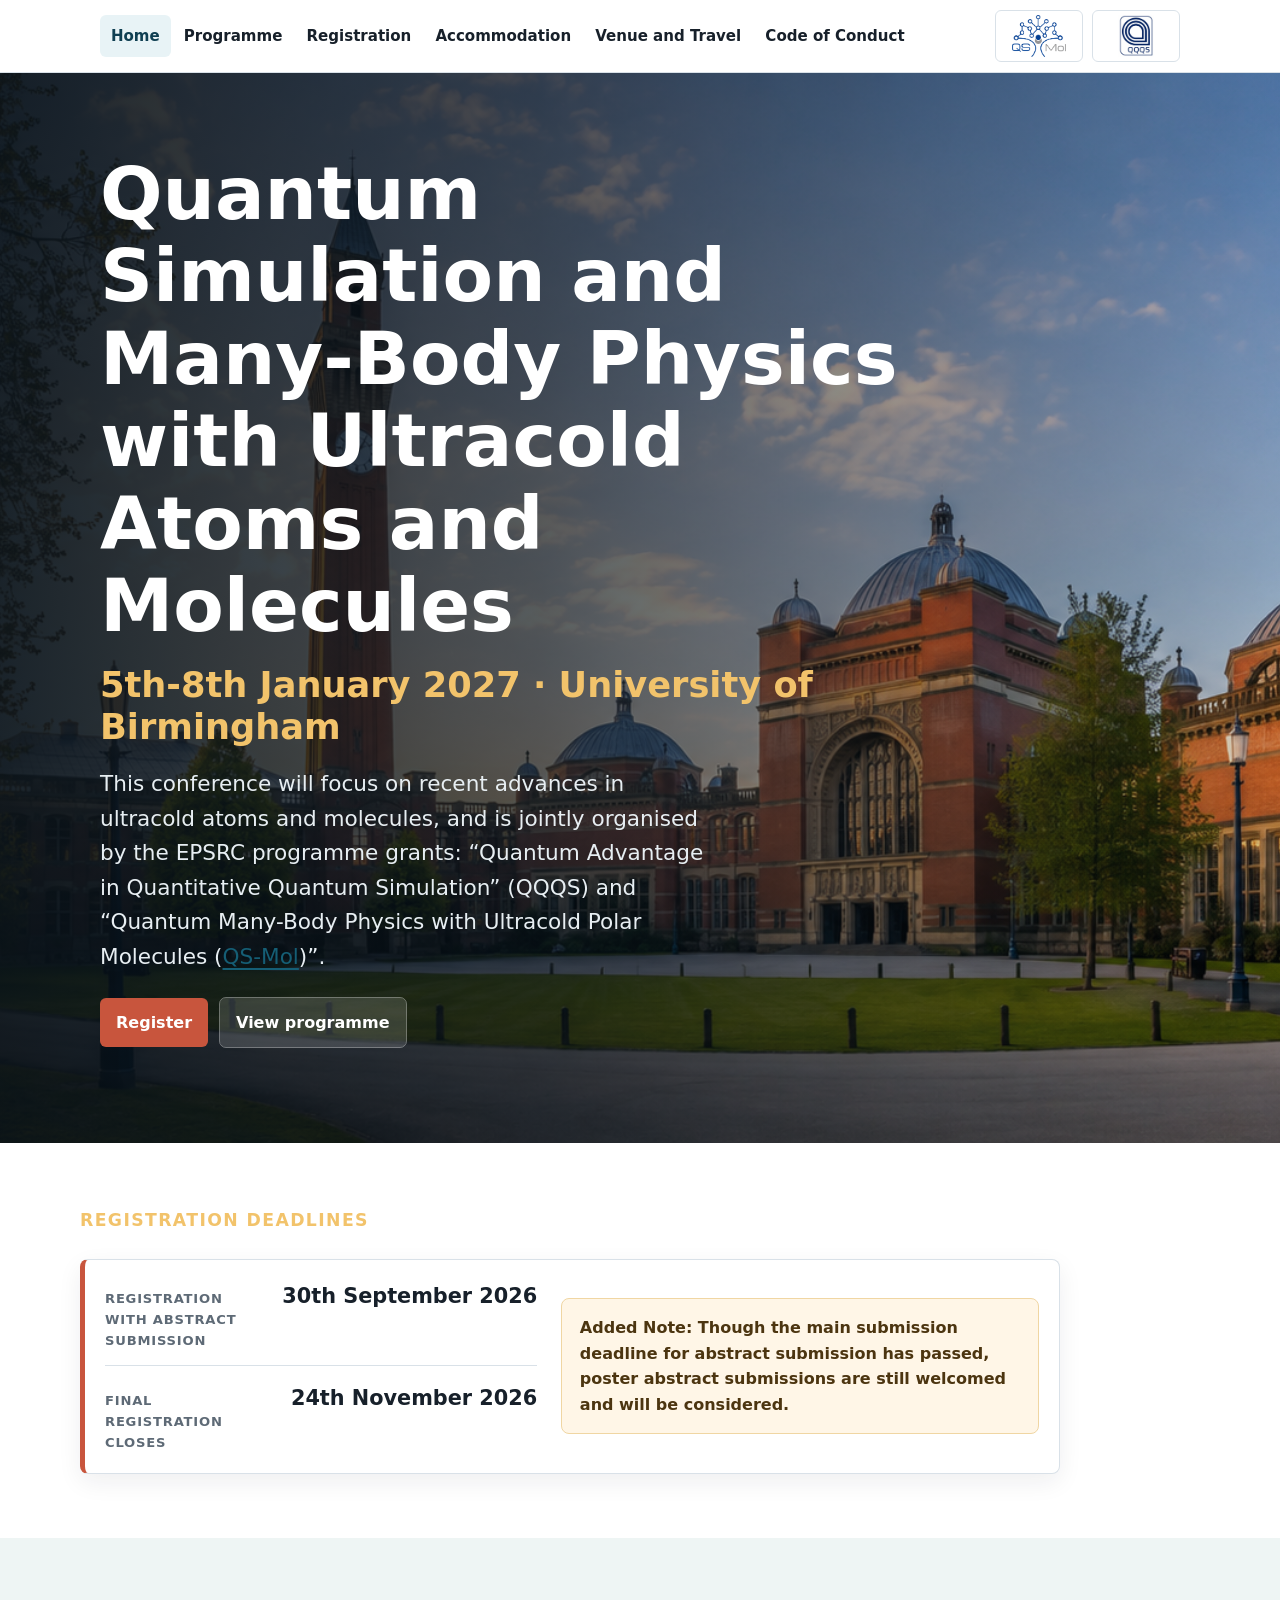
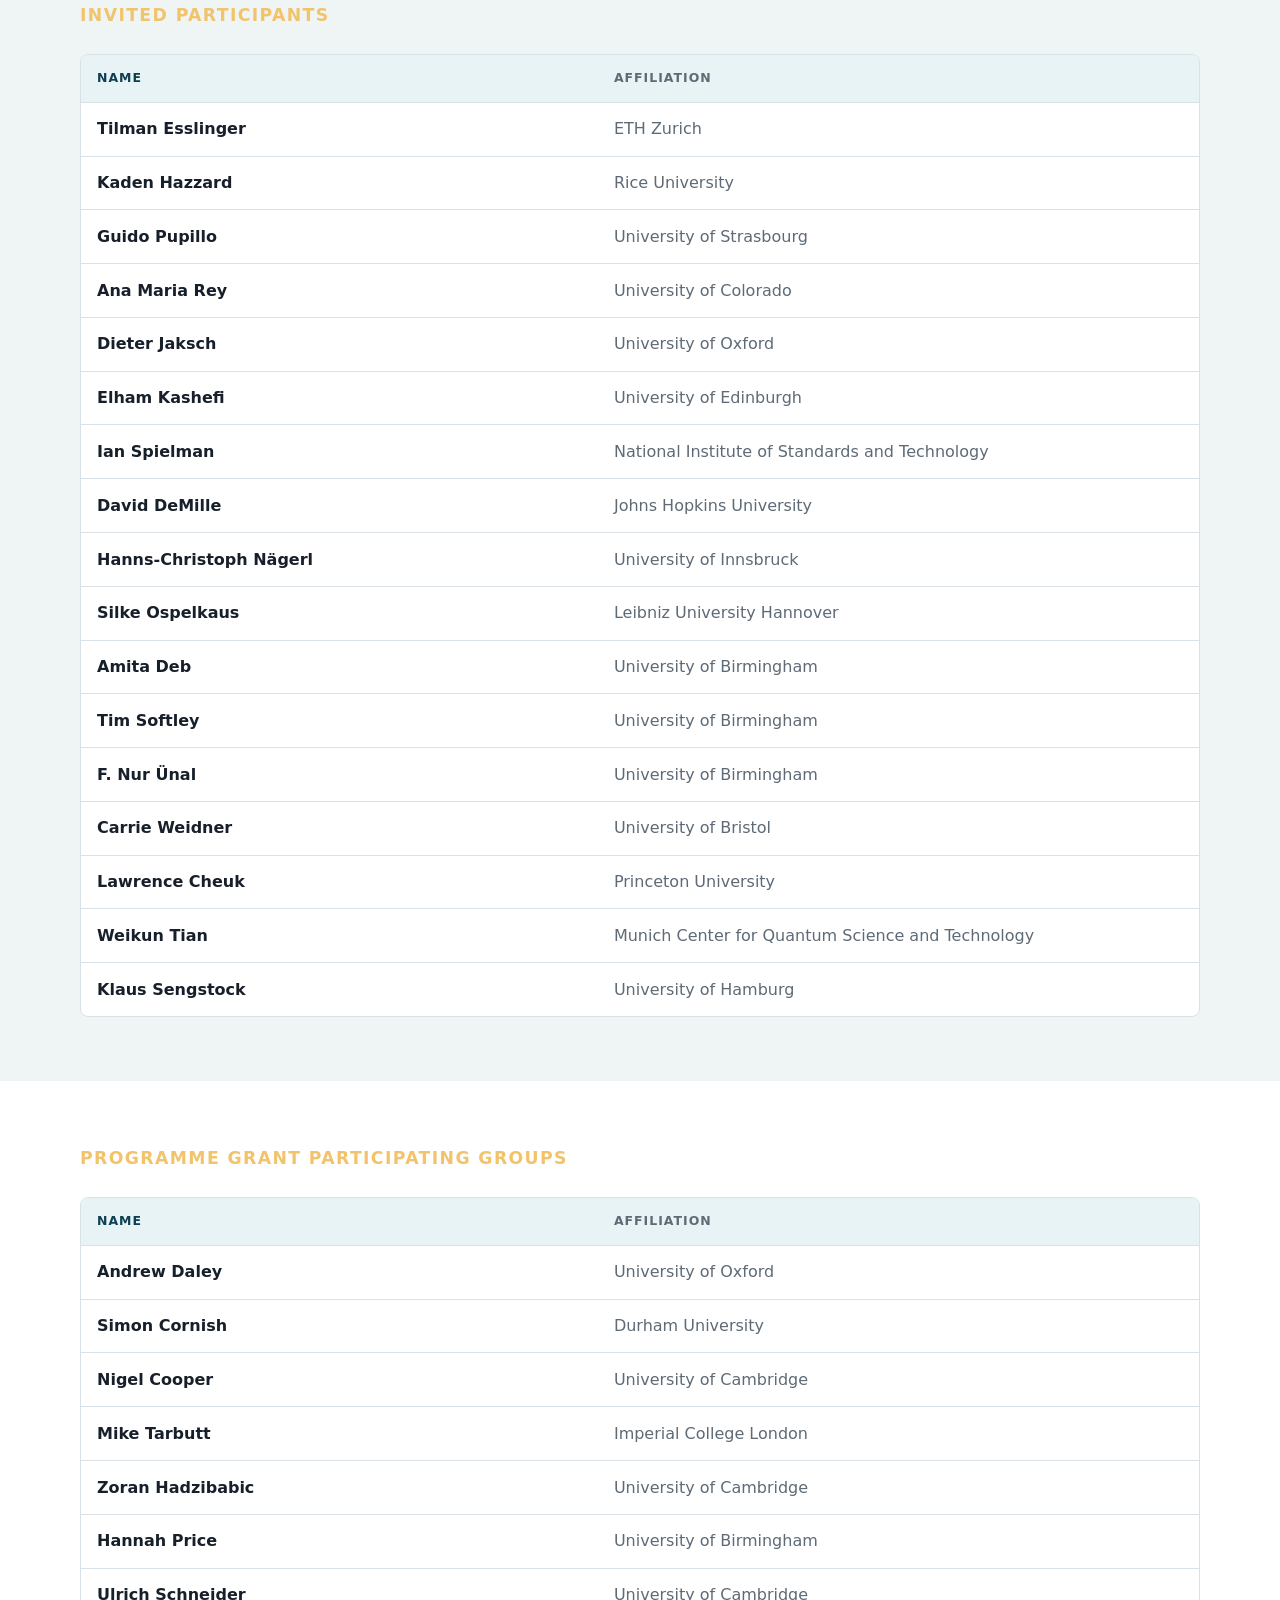
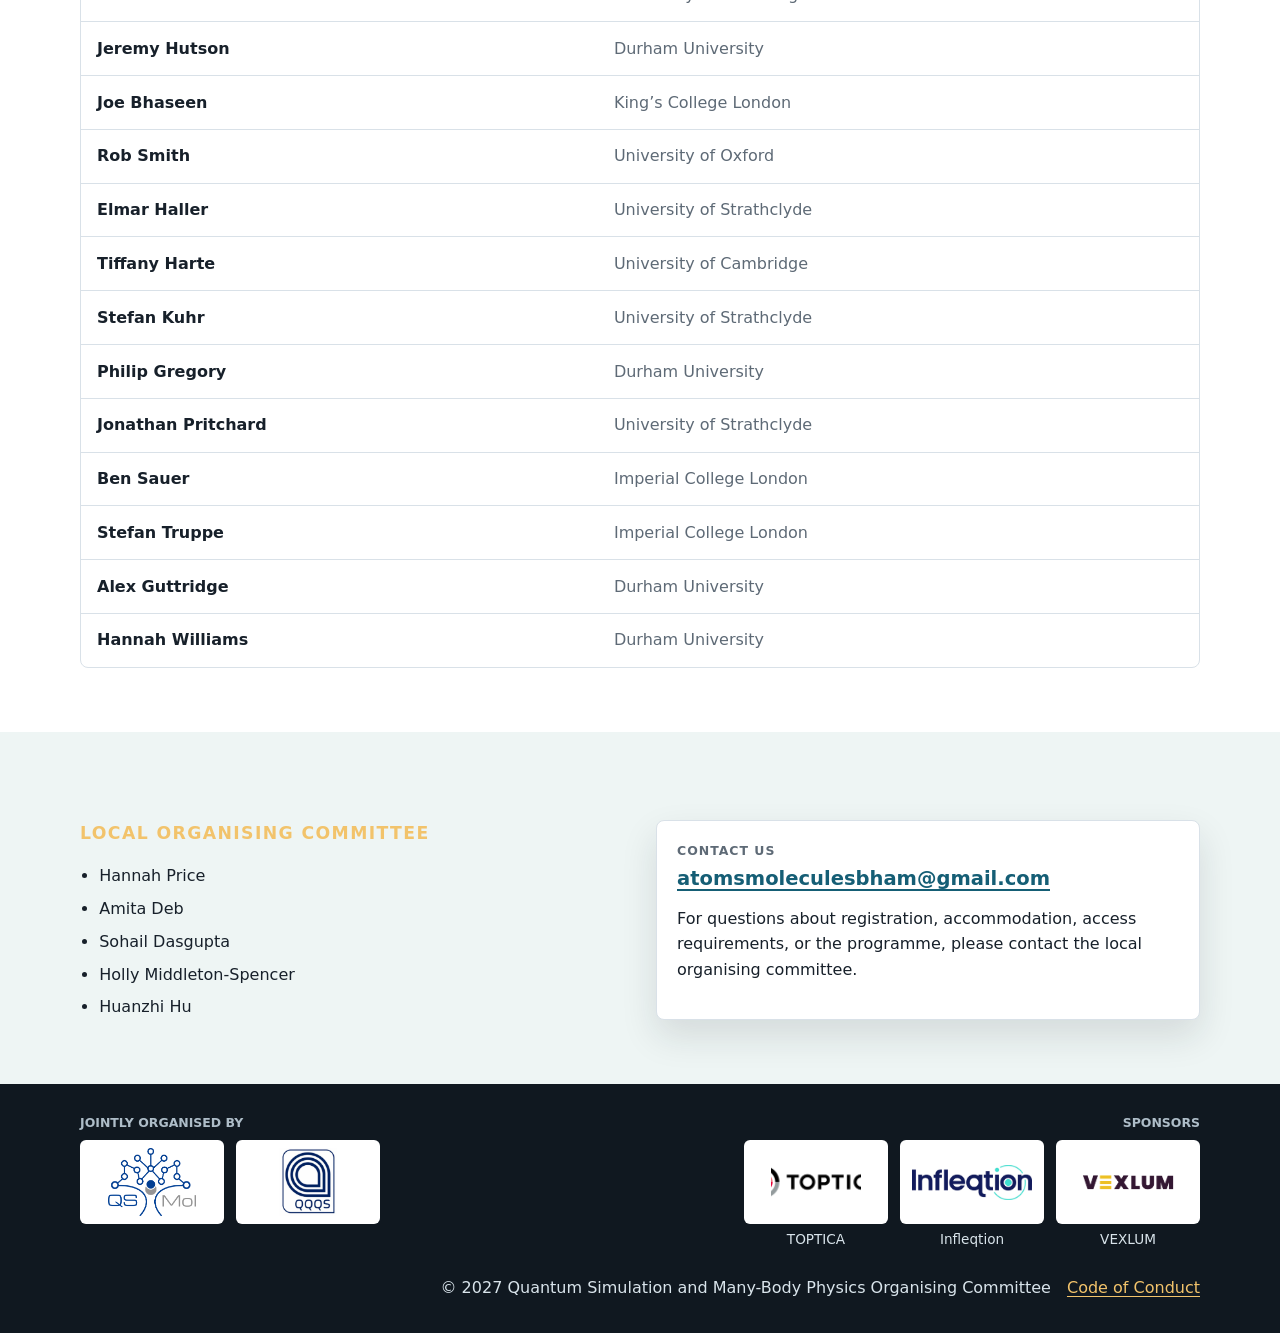
<file: index.html>
<!doctype html>
<html lang="en">
  <head>
    <meta charset="utf-8">
    <meta name="viewport" content="width=device-width, initial-scale=1">
    <title>Quantum Simulation and Many-Body Physics with Ultracold Atoms and Molecules</title>
    <meta name="description" content="Quantum Simulation and Many-Body Physics with Ultracold Atoms and Molecules, 5th-8th January 2027.">
    <link rel="stylesheet" href="assets/css/styles.css">
  </head>
  <body data-page="home">
    <a class="skip-link" href="#main">Skip to content</a>
    <header class="site-header">
      <div class="site-header__inner">
        <div class="header-logos" aria-label="Programme grant logos">
          <a class="header-logo-link" href="https://www.qsmol.uk/" aria-label="QS-Mol website">
            <img src="assets/images/QSMol_logo.png" alt="QS-Mol logo">
          </a>
          <div class="header-logo-link" aria-label="QQQS">
            <img src="assets/images/qqqs_logo.webp" alt="QQQS logo">
          </div>
        </div>
        <nav class="site-nav" aria-label="Main navigation">
          <button class="menu-toggle" type="button" aria-expanded="false">
            <span class="menu-toggle__icon" aria-hidden="true"><span></span><span></span><span></span></span>
            Menu
          </button>
          <ul class="site-nav__list">
            <li><a href="index.html" data-nav="home">Home</a></li>
            <li><a href="programme.html" data-nav="programme">Programme</a></li>
            <li><a href="registration.html" data-nav="registration">Registration</a></li>
            <li><a href="accommodation.html" data-nav="accommodation">Accommodation</a></li>
            <li><a href="venue-travel.html" data-nav="venue">Venue and Travel</a></li>
            <li><a href="code-of-conduct.html" data-nav="conduct">Code of Conduct</a></li>
          </ul>
        </nav>
      </div>
    </header>

    <main id="main" class="main">
      <section class="hero">
        <div class="hero__inner">
          <div class="hero__content">
            <h1>Quantum Simulation and Many-Body Physics with Ultracold Atoms and Molecules <span class="headline-detail">5th-8th January 2027 · University of Birmingham</span></h1>
            <p class="hero__lead">This conference will focus on recent advances in ultracold atoms and molecules, and is jointly organised by the EPSRC programme grants: “Quantum Advantage in Quantitative Quantum Simulation” (QQQS) and “Quantum Many-Body Physics with Ultracold Polar Molecules (<a href="https://www.qsmol.uk/">QS-Mol</a>)”.</p>
            <div class="button-row">
              <a class="button button--primary" href="registration.html">Register</a>
              <a class="button button--secondary" href="programme.html">View programme</a>
            </div>
          </div>
        </div>
      </section>

      <section class="section section--white">
        <div class="section__inner">
          <p class="kicker">Registration Deadlines</p>
          <div class="deadline-box">
            <dl class="deadline-list">
              <div>
                <dt>Registration with abstract submission</dt>
                <dd>30th September 2026</dd>
              </div>
              <div>
                <dt>Final registration closes</dt>
                <dd>24th November 2026</dd>
              </div>
            </dl>
            <div class="deadline-note">
               <p> <strong>Added Note: Though the main submission deadline for abstract submission has passed, poster abstract submissions are still welcomed and will be considered.</strong> </p>
            </div>
          </div>
        </div>
      </section>

      <section class="section section--tint">
        <div class="section__inner">
          <p class="kicker">Invited Participants</p>
          <div class="name-affiliation-list">
            <div class="name-affiliation-row name-affiliation-row--head">
              <span>Name</span>
              <span>Affiliation</span>
            </div>
            <div class="name-affiliation-row">
              <span>Tilman Esslinger</span>
              <span>ETH Zurich</span>
            </div>
            <div class="name-affiliation-row">
              <span>Kaden Hazzard</span>
              <span>Rice University</span>
            </div>
            <div class="name-affiliation-row">
              <span>Guido Pupillo</span>
              <span>University of Strasbourg</span>
            </div>
            <div class="name-affiliation-row">
              <span>Ana Maria Rey</span>
              <span>University of Colorado</span>
            </div>
            <div class="name-affiliation-row">
              <span>Dieter Jaksch</span>
              <span>University of Oxford</span>
            </div>
            <div class="name-affiliation-row">
              <span>Elham Kashefi</span>
              <span>University of Edinburgh</span>
            </div>
            <div class="name-affiliation-row">
              <span>Ian Spielman</span>
              <span>National Institute of Standards and Technology</span>
            </div>
            <div class="name-affiliation-row">
              <span>David DeMille</span>
              <span>Johns Hopkins University</span>
            </div>
            <div class="name-affiliation-row">
              <span>Hanns-Christoph Nägerl</span>
              <span>University of Innsbruck</span>
            </div>
            <div class="name-affiliation-row">
              <span>Silke Ospelkaus</span>
              <span>Leibniz University Hannover</span>
            </div>
            <div class="name-affiliation-row">
              <span>Amita Deb</span>
              <span>University of Birmingham</span>
            </div>
            <div class="name-affiliation-row">
              <span>Tim Softley</span>
              <span>University of Birmingham</span>
            </div>
            <div class="name-affiliation-row">
              <span>F. Nur Ünal</span>
              <span>University of Birmingham</span>
            </div>
            <div class="name-affiliation-row">
              <span>Carrie Weidner</span>
              <span>University of Bristol</span>
            </div>
            <div class="name-affiliation-row">
              <span>Lawrence Cheuk</span>
              <span>Princeton University</span>
            </div>
            <div class="name-affiliation-row">
              <span>Weikun Tian</span>
              <span>Munich Center for Quantum Science and Technology</span>
            </div>
            <div class="name-affiliation-row">
              <span>Klaus Sengstock</span>
              <span>University of Hamburg</span>
            </div>
          </div>
        </div>
      </section>

      <section class="section section--white">
        <div class="section__inner">
          <p class="kicker">Programme Grant Participating Groups</p>
          <div class="name-affiliation-list">
            <div class="name-affiliation-row name-affiliation-row--head">
              <span>Name</span>
              <span>Affiliation</span>
            </div>
            <div class="name-affiliation-row">
              <span>Andrew Daley</span>
              <span>University of Oxford</span>
            </div>
            <div class="name-affiliation-row">
              <span>Simon Cornish</span>
              <span>Durham University</span>
            </div>
            <div class="name-affiliation-row">
              <span>Nigel Cooper</span>
              <span>University of Cambridge</span>
            </div>
            <div class="name-affiliation-row">
              <span>Mike Tarbutt</span>
              <span>Imperial College London</span>
            </div>
            <div class="name-affiliation-row">
              <span>Zoran Hadzibabic</span>
              <span>University of Cambridge</span>
            </div>
            <div class="name-affiliation-row">
              <span>Hannah Price</span>
              <span>University of Birmingham</span>
            </div>
            <div class="name-affiliation-row">
              <span>Ulrich Schneider</span>
              <span>University of Cambridge</span>
            </div>
            <div class="name-affiliation-row">
              <span>Jeremy Hutson</span>
              <span>Durham University</span>
            </div>
            <div class="name-affiliation-row">
              <span>Joe Bhaseen</span>
              <span>King’s College London</span>
            </div>
            <div class="name-affiliation-row">
              <span>Rob Smith</span>
              <span>University of Oxford</span>
            </div>
            <div class="name-affiliation-row">
              <span>Elmar Haller</span>
              <span>University of Strathclyde</span>
            </div>
            <div class="name-affiliation-row">
              <span>Tiffany Harte</span>
              <span>University of Cambridge</span>
            </div>
            <div class="name-affiliation-row">
              <span>Stefan Kuhr</span>
              <span>University of Strathclyde</span>
            </div>
            <div class="name-affiliation-row">
              <span>Philip Gregory</span>
              <span>Durham University</span>
            </div>
            <div class="name-affiliation-row">
              <span>Jonathan Pritchard</span>
              <span>University of Strathclyde</span>
            </div>
            <div class="name-affiliation-row">
              <span>Ben Sauer</span>
              <span>Imperial College London</span>
            </div>
            <div class="name-affiliation-row">
              <span>Stefan Truppe</span>
              <span>Imperial College London</span>
            </div>
            <div class="name-affiliation-row">
              <span>Alex Guttridge</span>
              <span>Durham University</span>
            </div>
            <div class="name-affiliation-row">
              <span>Hannah Williams</span>
              <span>Durham University</span>
            </div>
          </div>
        </div>
      </section>

      <section class="section section--tint">
        <div class="section__inner two-column">
          <div>
            <p class="kicker">Local Organising Committee</p>
            <ul class="plain-list">
              <li>Hannah Price</li>
              <li>Amita Deb</li>
              <li>Sohail Dasgupta</li>
              <li>Holly Middleton-Spencer</li>
              <li>Huanzhi Hu</li>
            </ul>
          </div>
          <div class="meta-panel">
            <p class="eyebrow">Contact us</p>
            <h3><a href="mailto:atomsmoleculesbham@gmail.com">atomsmoleculesbham@gmail.com</a></h3>
            <p>For questions about registration, accommodation, access requirements, or the programme, please contact the local organising committee.</p>
          </div>
        </div>
      </section>
    </main>

    <footer class="footer">
      <div class="footer__inner">
        <section class="footer__partners" aria-labelledby="grants-title">
          <h2 id="grants-title">Jointly organised by</h2>
          <ul class="footer__logos footer__logos--grants">
            <li><a class="footer__logo-tile" href="https://www.qsmol.uk/"><img src="assets/images/QSMol_logo.png" alt="QS-Mol"></a></li>
            <li><span class="footer__logo-tile"><img src="assets/images/qqqs_logo.webp" alt="QQQS"></span></li>
          </ul>
        </section>
        <section class="footer__partners" aria-labelledby="sponsors-title">
          <h2 id="sponsors-title">Sponsors</h2>
          <ul class="footer__logos">
            <li><span class="footer__logo-tile"><img src="assets/images/TOPTICA-logo-black-rgb.png" alt=""></span>TOPTICA</li>
            <li><span class="footer__logo-tile"><img src="assets/images/infleqtion.jpg" alt=""></span>Infleqtion</li>
            <li><span class="footer__logo-tile"><img src="assets/images/vexlum_logo_rgb.png" alt=""></span>VEXLUM</li>
          </ul>
        </section>
        <div class="footer__text">
          <p>&copy; 2027 Quantum Simulation and Many-Body Physics Organising Committee</p>
          <p><a href="code-of-conduct.html">Code of Conduct</a></p>
        </div>
      </div>
    </footer>
    <script src="assets/js/site.js"></script>
  </body>
</html>
</file>
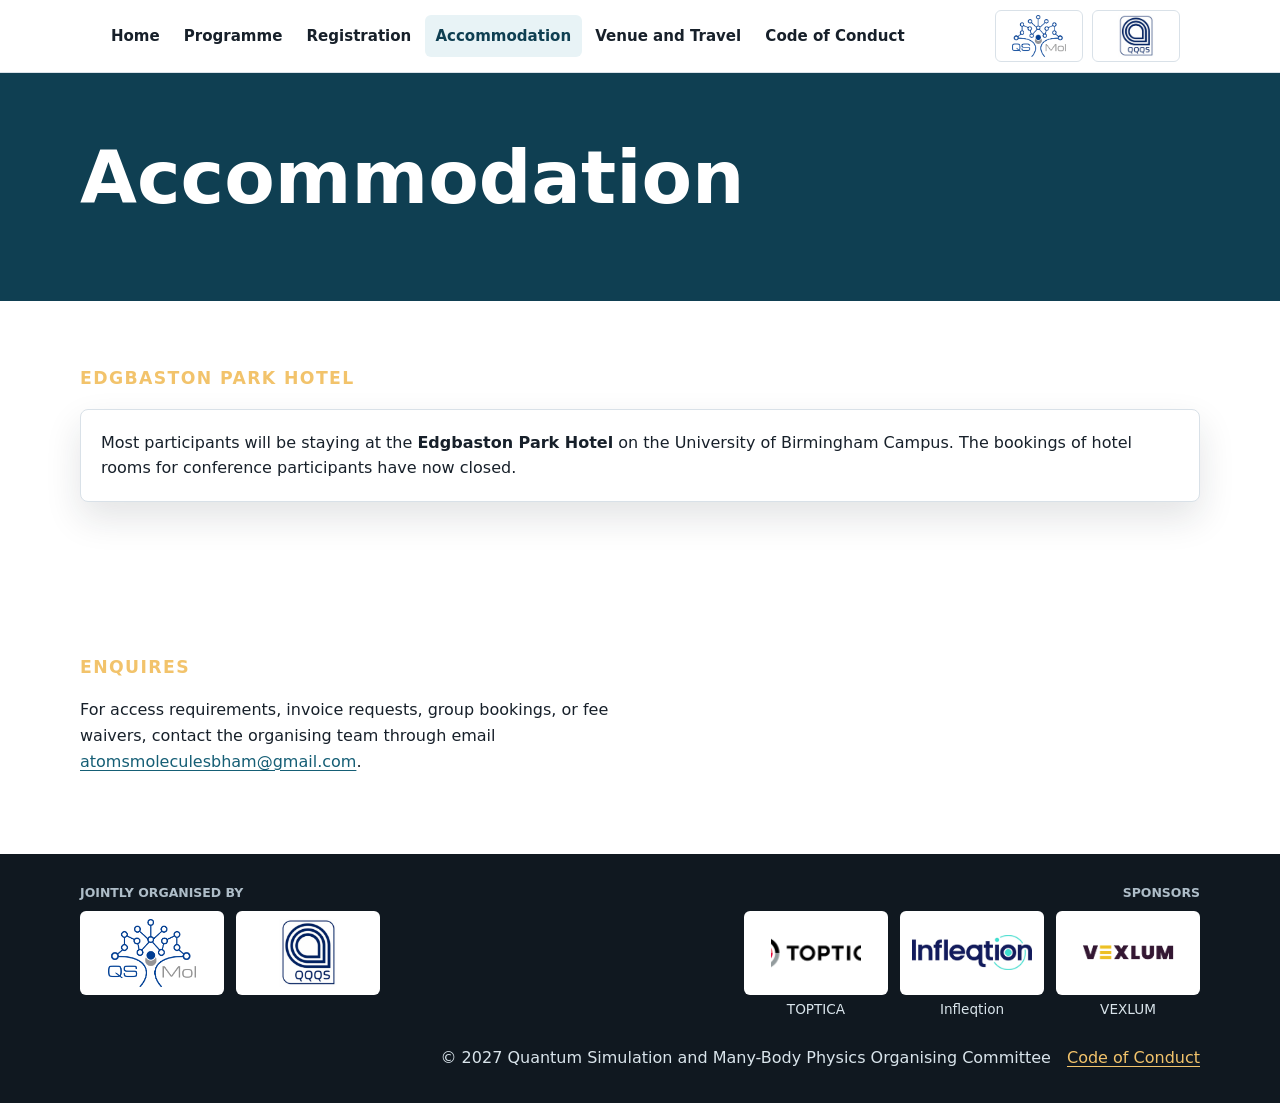
<file: accommodation.html>
<!doctype html>
<html lang="en">
  <head>
    <meta charset="utf-8">
    <meta name="viewport" content="width=device-width, initial-scale=1">
    <title>Accommodation · Quantum Simulation and Many-Body Physics with Ultracold Atoms and Molecules</title>
    <meta name="description" content="Accommodation options for Quantum Simulation and Many-Body Physics with Ultracold Atoms and Molecules.">
    <link rel="stylesheet" href="assets/css/styles.css">
  </head>
  <body data-page="accommodation">
    <a class="skip-link" href="#main">Skip to content</a>
    <header class="site-header">
      <div class="site-header__inner">
        <div class="header-logos" aria-label="Programme grant logos">
          <a class="header-logo-link" href="https://www.qsmol.uk/" aria-label="QS-Mol website">
            <img src="assets/images/QSMol_logo.png" alt="QS-Mol logo">
          </a>
          <div class="header-logo-link" aria-label="QQQS">
            <img src="assets/images/qqqs_logo.webp" alt="QQQS logo">
          </div>
        </div>
        <nav class="site-nav" aria-label="Main navigation">
          <button class="menu-toggle" type="button" aria-expanded="false">
            <span class="menu-toggle__icon" aria-hidden="true"><span></span><span></span><span></span></span>
            Menu
          </button>
          <ul class="site-nav__list">
            <li><a href="index.html" data-nav="home">Home</a></li>
            <li><a href="programme.html" data-nav="programme">Programme</a></li>
            <li><a href="registration.html" data-nav="registration">Registration</a></li>
            <li><a href="accommodation.html" data-nav="accommodation">Accommodation</a></li>
            <li><a href="venue-travel.html" data-nav="venue">Venue and Travel</a></li>
            <li><a href="code-of-conduct.html" data-nav="conduct">Code of Conduct</a></li>
          </ul>
        </nav>
      </div>
    </header>

    <main id="main">
      <section class="page-hero">
        <div class="page-hero__inner">
          <h1>Accommodation</h1>
        </div>
      </section>

      <section class="section section--white">
        <div class="section__inner">
          <p class="kicker">Edgbaston Park Hotel</p>
          <div class="meta-panel accommodation-panel">
            <p>Most participants will be staying at the <strong>Edgbaston Park Hotel</strong> on the University of Birmingham Campus. The bookings of hotel rooms for conference participants have now closed.</p>
          </div>
        </div>
      </section>
    </main>

          <section class="section section--white">
        <div class="section__inner two-column">
          <div>
            <p class="kicker">Enquires</p>
            <p>For access requirements, invoice requests, group bookings, or fee waivers, contact the organising team through email <a href="mailto:atomsmoleculesbham@gmail.com">atomsmoleculesbham@gmail.com</a>.</p>
          </div>
        </div>
      </section>
    </main>

    <footer class="footer">
      <div class="footer__inner">
        <section class="footer__partners" aria-labelledby="grants-title">
          <h2 id="grants-title">Jointly organised by</h2>
          <ul class="footer__logos footer__logos--grants">
            <li><a class="footer__logo-tile" href="https://www.qsmol.uk/"><img src="assets/images/QSMol_logo.png" alt="QS-Mol"></a></li>
            <li><span class="footer__logo-tile"><img src="assets/images/qqqs_logo.webp" alt="QQQS"></span></li>
          </ul>
        </section>
        <section class="footer__partners" aria-labelledby="sponsors-title">
          <h2 id="sponsors-title">Sponsors</h2>
          <ul class="footer__logos">
            <li><span class="footer__logo-tile"><img src="assets/images/TOPTICA-logo-black-rgb.png" alt=""></span>TOPTICA</li>
            <li><span class="footer__logo-tile"><img src="assets/images/infleqtion.jpg" alt=""></span>Infleqtion</li>
            <li><span class="footer__logo-tile"><img src="assets/images/vexlum_logo_rgb.png" alt=""></span>VEXLUM</li>
          </ul>
        </section>
        <div class="footer__text">
          <p>&copy; 2027 Quantum Simulation and Many-Body Physics Organising Committee</p>
          <p><a href="code-of-conduct.html">Code of Conduct</a></p>
        </div>
      </div>
    </footer>
    <script src="assets/js/site.js"></script>
  </body>
</html>
</file>
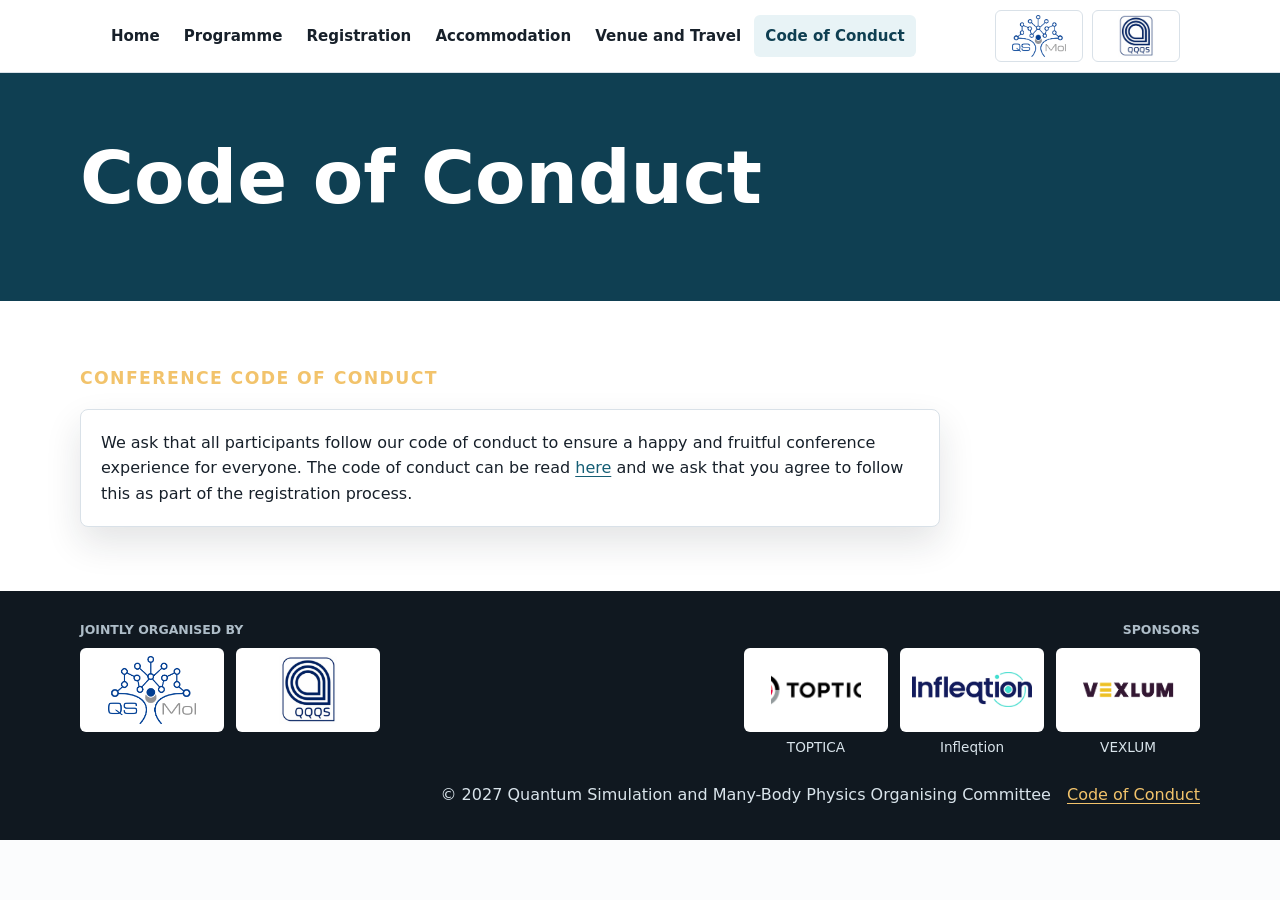
<file: code-of-conduct.html>
<!doctype html>
<html lang="en">
  <head>
    <meta charset="utf-8">
    <meta name="viewport" content="width=device-width, initial-scale=1">
    <title>Code of Conduct · Quantum Simulation and Many-Body Physics with Ultracold Atoms and Molecules</title>
    <meta name="description" content="Code of Conduct for Quantum Simulation and Many-Body Physics with Ultracold Atoms and Molecules.">
    <link rel="stylesheet" href="assets/css/styles.css">
  </head>
  <body data-page="conduct">
    <a class="skip-link" href="#main">Skip to content</a>
    <header class="site-header">
      <div class="site-header__inner">
        <div class="header-logos" aria-label="Programme grant logos">
          <a class="header-logo-link" href="https://www.qsmol.uk/" aria-label="QS-Mol website">
            <img src="assets/images/QSMol_logo.png" alt="QS-Mol logo">
          </a>
          <div class="header-logo-link" aria-label="QQQS">
            <img src="assets/images/qqqs_logo.webp" alt="QQQS logo">
          </div>
        </div>
        <nav class="site-nav" aria-label="Main navigation">
          <button class="menu-toggle" type="button" aria-expanded="false">
            <span class="menu-toggle__icon" aria-hidden="true"><span></span><span></span><span></span></span>
            Menu
          </button>
          <ul class="site-nav__list">
            <li><a href="index.html" data-nav="home">Home</a></li>
            <li><a href="programme.html" data-nav="programme">Programme</a></li>
            <li><a href="registration.html" data-nav="registration">Registration</a></li>
            <li><a href="accommodation.html" data-nav="accommodation">Accommodation</a></li>
            <li><a href="venue-travel.html" data-nav="venue">Venue and Travel</a></li>
            <li><a href="code-of-conduct.html" data-nav="conduct">Code of Conduct</a></li>
          </ul>
        </nav>
      </div>
    </header>

    <main id="main">
      <section class="page-hero">
        <div class="page-hero__inner">
          <h1>Code of Conduct</h1>
        </div>
      </section>

      <section class="section section--white">
        <div class="section__inner">
          <p class="kicker">Conference Code of Conduct</p>
          <div class="meta-panel conduct-panel">
            <p>We ask that all participants follow our code of conduct to ensure a happy and fruitful conference experience for everyone. The code of conduct can be read <a href="Code%20of%20Conduct.pdf">here</a> and we ask that you agree to follow this as part of the registration process.</p>
          </div>
        </div>
      </section>
    </main>

    <footer class="footer">
      <div class="footer__inner">
        <section class="footer__partners" aria-labelledby="grants-title">
          <h2 id="grants-title">Jointly organised by</h2>
          <ul class="footer__logos footer__logos--grants">
            <li><a class="footer__logo-tile" href="https://www.qsmol.uk/"><img src="assets/images/QSMol_logo.png" alt="QS-Mol"></a></li>
            <li><span class="footer__logo-tile"><img src="assets/images/qqqs_logo.webp" alt="QQQS"></span></li>
          </ul>
        </section>
        <section class="footer__partners" aria-labelledby="sponsors-title">
          <h2 id="sponsors-title">Sponsors</h2>
          <ul class="footer__logos">
            <li><span class="footer__logo-tile"><img src="assets/images/TOPTICA-logo-black-rgb.png" alt=""></span>TOPTICA</li>
            <li><span class="footer__logo-tile"><img src="assets/images/infleqtion.jpg" alt=""></span>Infleqtion</li>
            <li><span class="footer__logo-tile"><img src="assets/images/vexlum_logo_rgb.png" alt=""></span>VEXLUM</li>
          </ul>
        </section>
        <div class="footer__text">
          <p>&copy; 2027 Quantum Simulation and Many-Body Physics Organising Committee</p>
          <p><a href="code-of-conduct.html">Code of Conduct</a></p>
        </div>
      </div>
    </footer>
    <script src="assets/js/site.js"></script>
  </body>
</html>
</file>
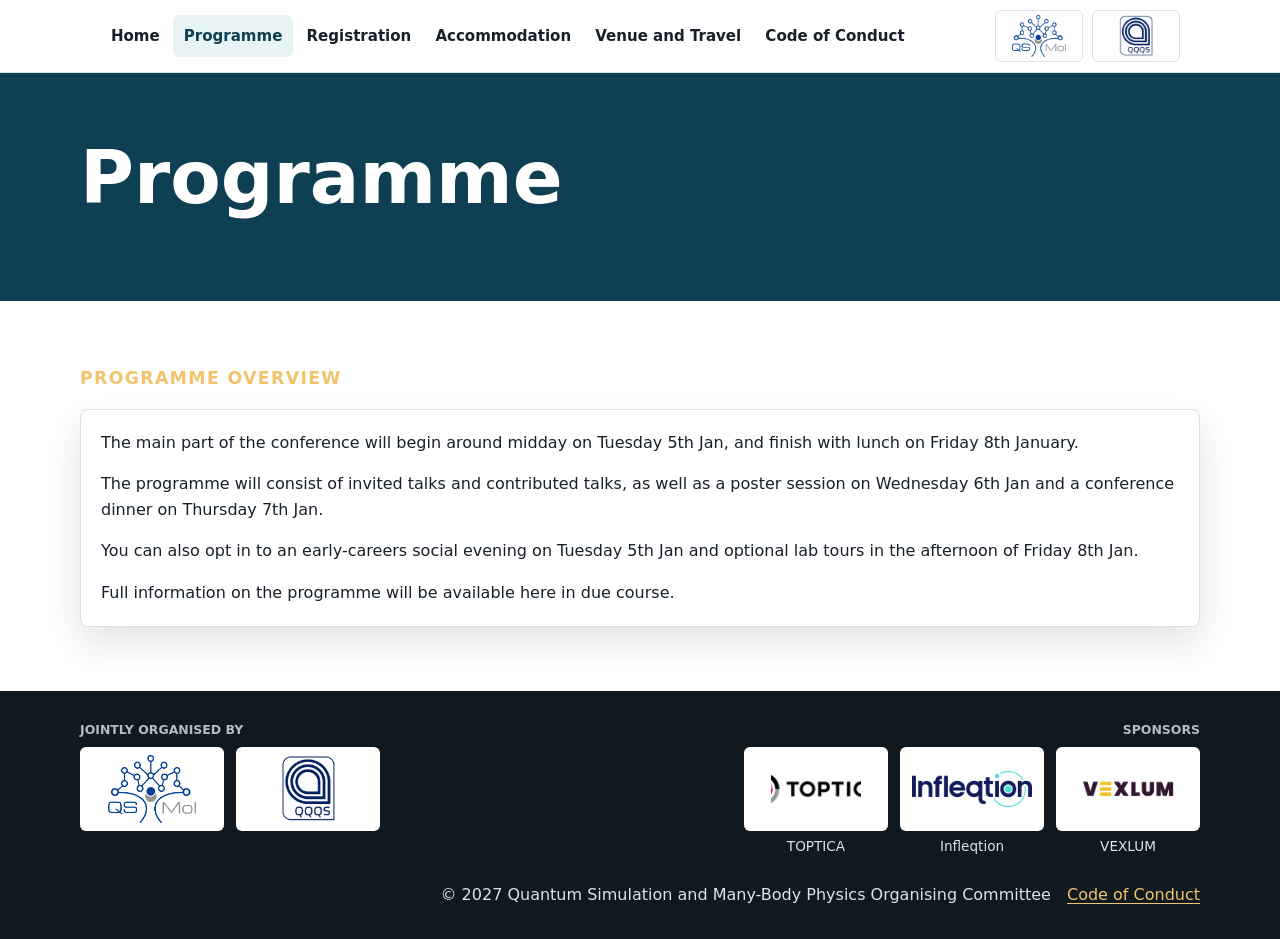
<file: programme.html>
<!doctype html>
<html lang="en">
  <head>
    <meta charset="utf-8">
    <meta name="viewport" content="width=device-width, initial-scale=1">
    <title>Programme · Quantum Simulation and Many-Body Physics with Ultracold Atoms and Molecules</title>
    <meta name="description" content="Draft programme for Quantum Simulation and Many-Body Physics with Ultracold Atoms and Molecules.">
    <link rel="stylesheet" href="assets/css/styles.css">
  </head>
  <body data-page="programme">
    <a class="skip-link" href="#main">Skip to content</a>
    <header class="site-header">
      <div class="site-header__inner">
        <div class="header-logos" aria-label="Programme grant logos">
          <a class="header-logo-link" href="https://www.qsmol.uk/" aria-label="QS-Mol website">
            <img src="assets/images/QSMol_logo.png" alt="QS-Mol logo">
          </a>
          <div class="header-logo-link" aria-label="QQQS">
            <img src="assets/images/qqqs_logo.webp" alt="QQQS logo">
          </div>
        </div>
        <nav class="site-nav" aria-label="Main navigation">
          <button class="menu-toggle" type="button" aria-expanded="false">
            <span class="menu-toggle__icon" aria-hidden="true"><span></span><span></span><span></span></span>
            Menu
          </button>
          <ul class="site-nav__list">
            <li><a href="index.html" data-nav="home">Home</a></li>
            <li><a href="programme.html" data-nav="programme">Programme</a></li>
            <li><a href="registration.html" data-nav="registration">Registration</a></li>
            <li><a href="accommodation.html" data-nav="accommodation">Accommodation</a></li>
            <li><a href="venue-travel.html" data-nav="venue">Venue and Travel</a></li>
            <li><a href="code-of-conduct.html" data-nav="conduct">Code of Conduct</a></li>
          </ul>
        </nav>
      </div>
    </header>

    <main id="main">
      <section class="page-hero">
        <div class="page-hero__inner">
          <h1>Programme</h1>
        </div>
      </section>

      <section class="section section--white">
        <div class="section__inner">
          <p class="kicker">Programme Overview</p>
          <div class="meta-panel programme-panel">
            <p>The main part of the conference will begin around midday on Tuesday 5th Jan, and finish with lunch on Friday 8th January.</p>
            <p>The programme will consist of invited talks and contributed talks, as well as a poster session on Wednesday 6th Jan and a conference dinner on Thursday 7th Jan.</p>
            <p>You can also opt in to an early-careers social evening on Tuesday 5th Jan and optional lab tours in the afternoon of Friday 8th Jan.</p>
            <p>Full information on the programme will be available here in due course.</p>
          </div>
        </div>
      </section>
    </main>

    <footer class="footer">
      <div class="footer__inner">
        <section class="footer__partners" aria-labelledby="grants-title">
          <h2 id="grants-title">Jointly organised by</h2>
          <ul class="footer__logos footer__logos--grants">
            <li><a class="footer__logo-tile" href="https://www.qsmol.uk/"><img src="assets/images/QSMol_logo.png" alt="QS-Mol"></a></li>
            <li><span class="footer__logo-tile"><img src="assets/images/qqqs_logo.webp" alt="QQQS"></span></li>
          </ul>
        </section>
        <section class="footer__partners" aria-labelledby="sponsors-title">
          <h2 id="sponsors-title">Sponsors</h2>
          <ul class="footer__logos">
            <li><span class="footer__logo-tile"><img src="assets/images/TOPTICA-logo-black-rgb.png" alt=""></span>TOPTICA</li>
            <li><span class="footer__logo-tile"><img src="assets/images/infleqtion.jpg" alt=""></span>Infleqtion</li>
            <li><span class="footer__logo-tile"><img src="assets/images/vexlum_logo_rgb.png" alt=""></span>VEXLUM</li>
          </ul>
        </section>
        <div class="footer__text">
          <p>&copy; 2027 Quantum Simulation and Many-Body Physics Organising Committee</p>
          <p><a href="code-of-conduct.html">Code of Conduct</a></p>
        </div>
      </div>
    </footer>
    <script src="assets/js/site.js"></script>
  </body>
</html>
</file>
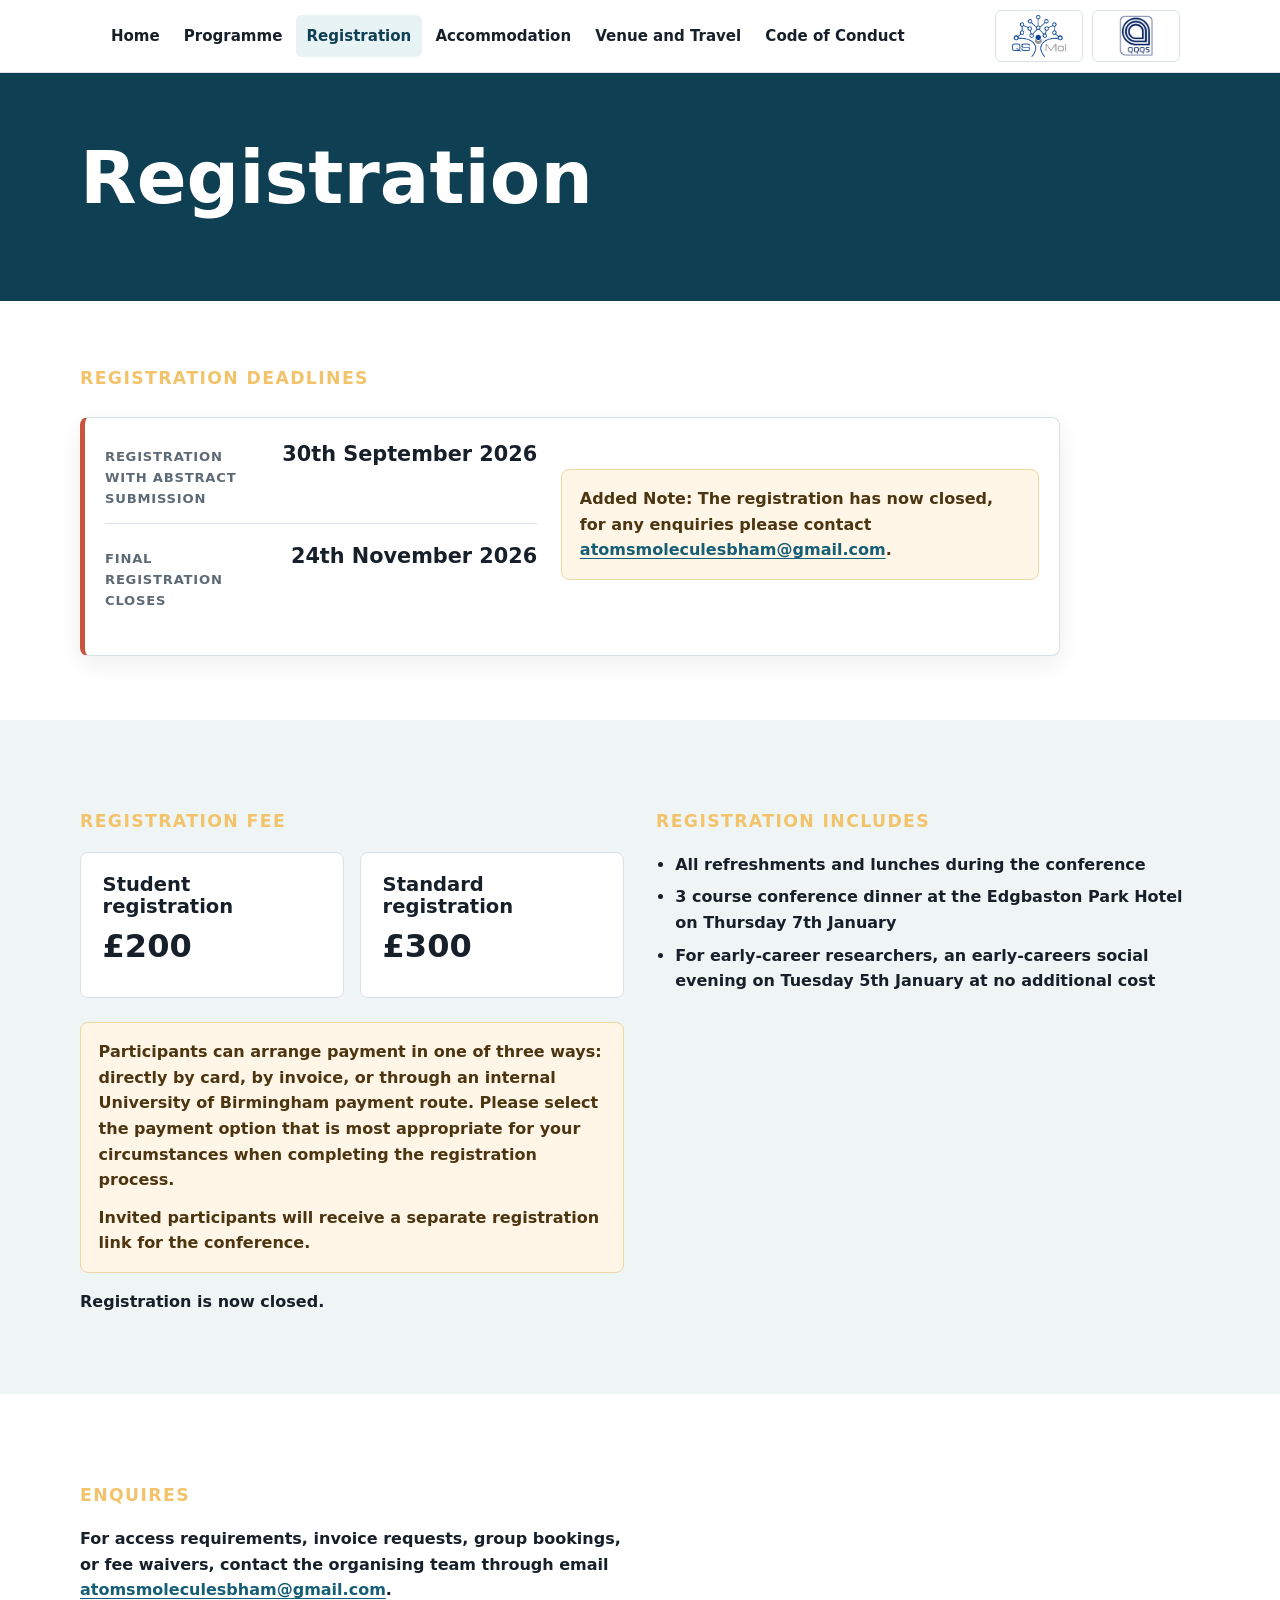
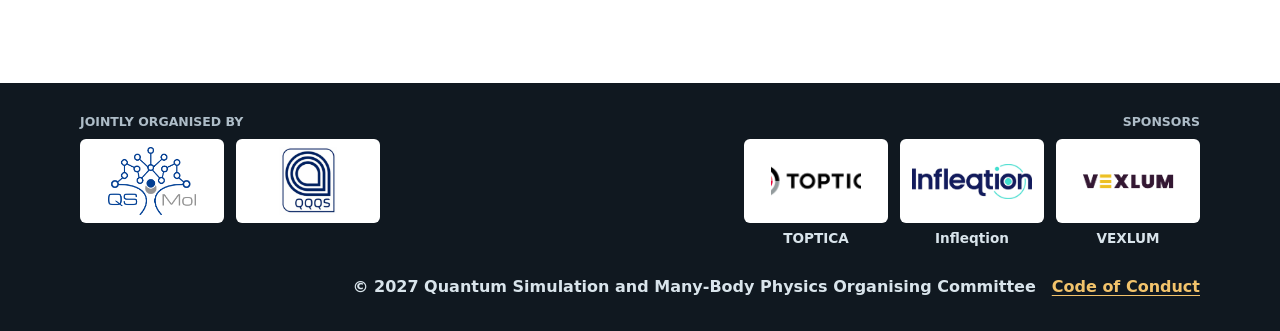
<file: registration.html>
<!doctype html>
<html lang="en">
  <head>
    <meta charset="utf-8">
    <meta name="viewport" content="width=device-width, initial-scale=1">
    <title>Registration · Quantum Simulation and Many-Body Physics with Ultracold Atoms and Molecules</title>
    <meta name="description" content="Registration information for Quantum Simulation and Many-Body Physics with Ultracold Atoms and Molecules.">
    <link rel="stylesheet" href="assets/css/styles.css">
  </head>
  <body data-page="registration">
    <a class="skip-link" href="#main">Skip to content</a>
    <header class="site-header">
      <div class="site-header__inner">
        <div class="header-logos" aria-label="Programme grant logos">
          <a class="header-logo-link" href="https://www.qsmol.uk/" aria-label="QS-Mol website">
            <img src="assets/images/QSMol_logo.png" alt="QS-Mol logo">
          </a>
          <div class="header-logo-link" aria-label="QQQS">
            <img src="assets/images/qqqs_logo.webp" alt="QQQS logo">
          </div>
        </div>
        <nav class="site-nav" aria-label="Main navigation">
          <button class="menu-toggle" type="button" aria-expanded="false">
            <span class="menu-toggle__icon" aria-hidden="true"><span></span><span></span><span></span></span>
            Menu
          </button>
          <ul class="site-nav__list">
            <li><a href="index.html" data-nav="home">Home</a></li>
            <li><a href="programme.html" data-nav="programme">Programme</a></li>
            <li><a href="registration.html" data-nav="registration">Registration</a></li>
            <li><a href="accommodation.html" data-nav="accommodation">Accommodation</a></li>
            <li><a href="venue-travel.html" data-nav="venue">Venue and Travel</a></li>
            <li><a href="code-of-conduct.html" data-nav="conduct">Code of Conduct</a></li>
          </ul>
        </nav>
      </div>
    </header>

    <main id="main">
      <section class="page-hero">
        <div class="page-hero__inner">
          <h1>Registration</h1>
          <p></p>
        </div>
      </section>

      <section class="section section--white">
        <div class="section__inner">
          <p class="kicker">Registration Deadlines</p>
          <div class="deadline-box">
            <dl class="deadline-list">
              <div>
                <dt>Registration with abstract submission</dt>
                <dd>30th September 2026</dd>
              </div>
              <div>
                <dt>Final registration closes</dt>
                <dd>24th November 2026</dd>
              </div>
            </dl>
            <div class="deadline-note">
              <p> <strong>Added Note: The registration has now closed, for any enquiries please contact <a href="mailto:atomsmoleculesbham@gmail.com">atomsmoleculesbham@gmail.com</a>.</p>
            </div>
          </div>
        </div>
      </section>

      <section class="section section--tint">
        <div class="section__inner two-column">
          <div>
            <p class="kicker">Registration Fee</p>
            <div class="pricing pricing--compact">
              <article class="price">
                <h3>Student registration</h3>
                <strong>£200</strong>
              </article>
              <article class="price">
                <h3>Standard registration</h3>
                <strong>£300</strong>
              </article>
            </div>
            <div class="info-band payment-note">
              <p>Participants can arrange payment in one of three ways: directly by card, by invoice, or through an internal University of Birmingham payment route. Please select the payment option that is most appropriate for your circumstances when completing the registration process.</p>
              <p><strong>Invited participants will receive a separate registration link for the conference.</strong></p>
            </div>
            <p><strong>Registration is now closed.</strong></p>
          </div>
          <div>
            <p class="kicker">Registration Includes</p>
            <ul class="plain-list">
              <li>All refreshments and lunches during the conference</li>
              <li>3 course conference dinner at the Edgbaston Park Hotel on Thursday 7th January</li>
              <li>For early-career researchers, an early-careers social evening on Tuesday 5th January at no additional cost</li>
            </ul>
          </div>
        </div>
      </section>

      <section class="section section--white">
        <div class="section__inner two-column">
          <div>
            <p class="kicker">Enquires</p>
            <p>For access requirements, invoice requests, group bookings, or fee waivers, contact the organising team through email <a href="mailto:atomsmoleculesbham@gmail.com">atomsmoleculesbham@gmail.com</a>.</p>
          </div>
        </div>
      </section>
    </main>

    <footer class="footer">
      <div class="footer__inner">
        <section class="footer__partners" aria-labelledby="grants-title">
          <h2 id="grants-title">Jointly organised by</h2>
          <ul class="footer__logos footer__logos--grants">
            <li><a class="footer__logo-tile" href="https://www.qsmol.uk/"><img src="assets/images/QSMol_logo.png" alt="QS-Mol"></a></li>
            <li><span class="footer__logo-tile"><img src="assets/images/qqqs_logo.webp" alt="QQQS"></span></li>
          </ul>
        </section>
        <section class="footer__partners" aria-labelledby="sponsors-title">
          <h2 id="sponsors-title">Sponsors</h2>
          <ul class="footer__logos">
            <li><span class="footer__logo-tile"><img src="assets/images/TOPTICA-logo-black-rgb.png" alt=""></span>TOPTICA</li>
            <li><span class="footer__logo-tile"><img src="assets/images/infleqtion.jpg" alt=""></span>Infleqtion</li>
            <li><span class="footer__logo-tile"><img src="assets/images/vexlum_logo_rgb.png" alt=""></span>VEXLUM</li>
          </ul>
        </section>
        <div class="footer__text">
          <p>&copy; 2027 Quantum Simulation and Many-Body Physics Organising Committee</p>
          <p><a href="code-of-conduct.html">Code of Conduct</a></p>
        </div>
      </div>
    </footer>
    <script src="assets/js/site.js"></script>
  </body>
</html>
</file>
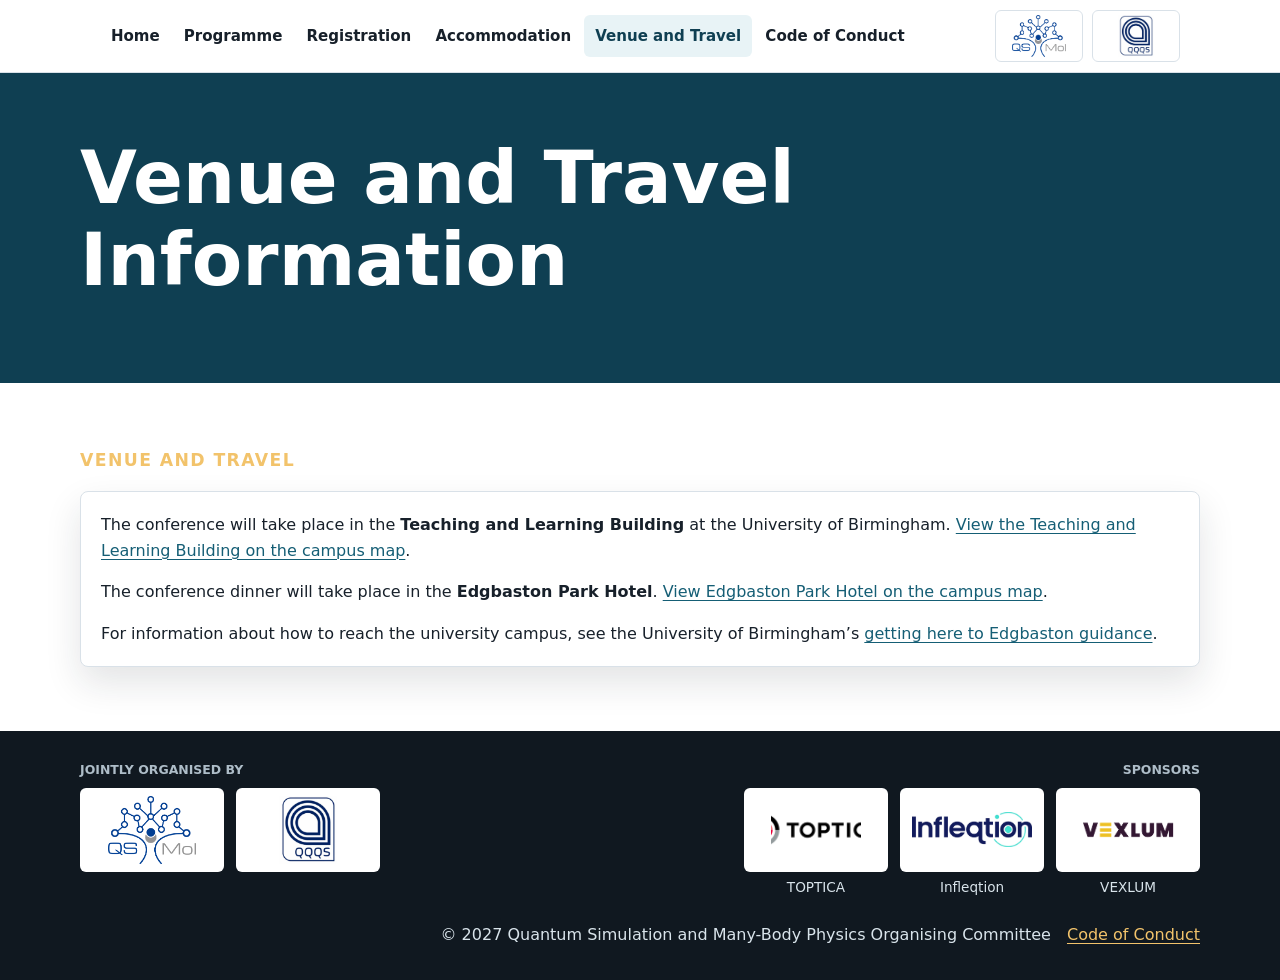
<file: venue-travel.html>
<!doctype html>
<html lang="en">
  <head>
    <meta charset="utf-8">
    <meta name="viewport" content="width=device-width, initial-scale=1">
    <title>Venue and Travel Information · Quantum Simulation and Many-Body Physics with Ultracold Atoms and Molecules</title>
    <meta name="description" content="Venue and travel information for Quantum Simulation and Many-Body Physics with Ultracold Atoms and Molecules.">
    <link rel="stylesheet" href="assets/css/styles.css">
  </head>
  <body data-page="venue">
    <a class="skip-link" href="#main">Skip to content</a>
    <header class="site-header">
      <div class="site-header__inner">
        <div class="header-logos" aria-label="Programme grant logos">
          <a class="header-logo-link" href="https://www.qsmol.uk/" aria-label="QS-Mol website">
            <img src="assets/images/QSMol_logo.png" alt="QS-Mol logo">
          </a>
          <div class="header-logo-link" aria-label="QQQS">
            <img src="assets/images/qqqs_logo.webp" alt="QQQS logo">
          </div>
        </div>
        <nav class="site-nav" aria-label="Main navigation">
          <button class="menu-toggle" type="button" aria-expanded="false">
            <span class="menu-toggle__icon" aria-hidden="true"><span></span><span></span><span></span></span>
            Menu
          </button>
          <ul class="site-nav__list">
            <li><a href="index.html" data-nav="home">Home</a></li>
            <li><a href="programme.html" data-nav="programme">Programme</a></li>
            <li><a href="registration.html" data-nav="registration">Registration</a></li>
            <li><a href="accommodation.html" data-nav="accommodation">Accommodation</a></li>
            <li><a href="venue-travel.html" data-nav="venue">Venue and Travel</a></li>
            <li><a href="code-of-conduct.html" data-nav="conduct">Code of Conduct</a></li>
          </ul>
        </nav>
      </div>
    </header>

    <main id="main">
      <section class="page-hero">
        <div class="page-hero__inner">
          <h1>Venue and Travel Information</h1>
        </div>
      </section>

      <section class="section section--white">
        <div class="section__inner">
          <p class="kicker">Venue and Travel</p>
          <div class="meta-panel venue-panel">
            <p>The conference will take place in the <strong>Teaching and Learning Building</strong> at the University of Birmingham. <a href="https://campusmap.bham.ac.uk/search/5d6f49131e1f64009327a1f9?projectId=uob">View the Teaching and Learning Building on the campus map</a>.</p>
            <p>The conference dinner will take place in the <strong>Edgbaston Park Hotel</strong>. <a href="https://campusmap.bham.ac.uk/search/5d6f49251e1f64009327b039?projectId=uob">View Edgbaston Park Hotel on the campus map</a>.</p>
            <p>For information about how to reach the university campus, see the University of Birmingham’s <a href="https://www.birmingham.ac.uk/contact/directions/getting-here-edgbaston">getting here to Edgbaston guidance</a>.</p>
          </div>
        </div>
      </section>
    </main>

    <footer class="footer">
      <div class="footer__inner">
        <section class="footer__partners" aria-labelledby="grants-title">
          <h2 id="grants-title">Jointly organised by</h2>
          <ul class="footer__logos footer__logos--grants">
            <li><a class="footer__logo-tile" href="https://www.qsmol.uk/"><img src="assets/images/QSMol_logo.png" alt="QS-Mol"></a></li>
            <li><span class="footer__logo-tile"><img src="assets/images/qqqs_logo.webp" alt="QQQS"></span></li>
          </ul>
        </section>
        <section class="footer__partners" aria-labelledby="sponsors-title">
          <h2 id="sponsors-title">Sponsors</h2>
          <ul class="footer__logos">
            <li><span class="footer__logo-tile"><img src="assets/images/TOPTICA-logo-black-rgb.png" alt=""></span>TOPTICA</li>
            <li><span class="footer__logo-tile"><img src="assets/images/infleqtion.jpg" alt=""></span>Infleqtion</li>
            <li><span class="footer__logo-tile"><img src="assets/images/vexlum_logo_rgb.png" alt=""></span>VEXLUM</li>
          </ul>
        </section>
        <div class="footer__text">
          <p>&copy; 2027 Quantum Simulation and Many-Body Physics Organising Committee</p>
          <p><a href="code-of-conduct.html">Code of Conduct</a></p>
        </div>
      </div>
    </footer>
    <script src="assets/js/site.js"></script>
  </body>
</html>
</file>
<file: assets/css/styles.css>
:root {
  --ink: #17202a;
  --muted: #5e6a76;
  --line: #d9e1e8;
  --paper: #fbfcfd;
  --white: #ffffff;
  --blue: #155e75;
  --blue-dark: #0f3f52;
  --coral: #c8553d;
  --gold: #b38218;
  --green: #23705c;
  --shadow: 0 16px 36px rgba(23, 32, 42, 0.12);
  --radius: 8px;
  --max: 1120px;
}

* {
  box-sizing: border-box;
}

html {
  scroll-behavior: smooth;
}

body {
  margin: 0;
  background: var(--paper);
  color: var(--ink);
  font-family: Inter, ui-sans-serif, system-ui, -apple-system, BlinkMacSystemFont, "Segoe UI", sans-serif;
  font-size: 16px;
  line-height: 1.6;
}

img {
  display: block;
  max-width: 100%;
}

a {
  color: var(--blue);
  text-decoration-thickness: 0.08em;
  text-underline-offset: 0.18em;
}

a:hover {
  color: var(--coral);
}

.skip-link {
  background: var(--ink);
  color: var(--white);
  left: 1rem;
  padding: 0.6rem 0.8rem;
  position: absolute;
  top: -4rem;
  z-index: 20;
}

.skip-link:focus {
  top: 1rem;
}

.site-header {
  background: rgba(255, 255, 255, 0.96);
  border-bottom: 1px solid var(--line);
  position: sticky;
  top: 0;
  z-index: 10;
}

.site-header__inner {
  align-items: center;
  display: flex;
  gap: 1rem;
  justify-content: space-between;
  margin: 0 auto;
  max-width: var(--max);
  min-height: 72px;
  padding: 0 1.25rem;
  position: relative;
}

.header-logos {
  align-items: center;
  display: flex;
  gap: 0.55rem;
  justify-content: flex-end;
  margin-left: auto;
  order: 2;
}

.header-logo-link {
  align-items: center;
  background: var(--white);
  border: 1px solid var(--line);
  border-radius: 6px;
  display: inline-flex;
  height: 52px;
  justify-content: center;
  padding: 0.35rem 0.45rem;
  text-decoration: none;
  width: 88px;
}

.header-logo-link img {
  max-height: 42px;
  max-width: 72px;
  object-fit: contain;
}

.site-nav {
  align-items: center;
  display: flex;
  gap: 0.75rem;
  order: 1;
}

.site-nav__list {
  align-items: center;
  display: flex;
  gap: 0.15rem;
  list-style: none;
  margin: 0;
  padding: 0;
}

.site-nav__list a {
  border-radius: 6px;
  color: var(--ink);
  display: inline-flex;
  font-size: 0.94rem;
  font-weight: 650;
  padding: 0.55rem 0.68rem;
  text-decoration: none;
}

.site-nav__list a:hover,
.site-nav__list a[aria-current="page"] {
  background: #e8f3f6;
  color: var(--blue-dark);
}

.menu-toggle {
  align-items: center;
  background: var(--ink);
  border: 0;
  border-radius: 6px;
  color: var(--white);
  cursor: pointer;
  display: none;
  font: inherit;
  font-weight: 700;
  gap: 0.45rem;
  padding: 0.55rem 0.7rem;
}

.menu-toggle__icon {
  display: grid;
  gap: 4px;
}

.menu-toggle__icon span {
  background: currentColor;
  border-radius: 2px;
  display: block;
  height: 2px;
  width: 18px;
}

.hero {
  background: #0e2532;
  color: var(--white);
  min-height: min(720px, calc(100vh - 72px));
  overflow: hidden;
  position: relative;
}

.hero::before {
  background:
    linear-gradient(90deg, rgba(7, 17, 25, 0.92) 0%, rgba(7, 17, 25, 0.68) 42%, rgba(7, 17, 25, 0.14) 100%),
    url("../images/conference-hero.png") center / cover no-repeat;
  content: "";
  inset: 0;
  position: absolute;
}

.hero__inner {
  display: grid;
  margin: 0 auto;
  max-width: var(--max);
  min-height: min(720px, calc(100vh - 72px));
  padding: 5rem 1.25rem 6rem;
  place-items: center start;
  position: relative;
}

.hero__content {
  max-width: 820px;
}

.kicker {
  color: #f2c36b;
  font-size: 0.82rem;
  font-weight: 800;
  letter-spacing: 0.08em;
  margin: 0 0 1rem;
  text-transform: uppercase;
}

.section .kicker {
  font-size: 1.08rem;
}

.hero .kicker {
  font-size: clamp(1.05rem, 2vw, 1.35rem);
}

h1,
h2,
h3 {
  letter-spacing: 0;
  line-height: 1.12;
}

h1 {
  font-size: clamp(2.3rem, 5.8vw, 4.6rem);
  margin: 0 0 1.1rem;
}

.headline-detail {
  color: #f2c36b;
  display: block;
  font-size: clamp(1.35rem, 3vw, 2.2rem);
  line-height: 1.22;
  margin-top: 1rem;
}

h2 {
  font-size: clamp(1.7rem, 3vw, 2.55rem);
  margin: 0 0 0.75rem;
}

h3 {
  font-size: 1.22rem;
  margin: 0 0 0.35rem;
}

.hero__lead {
  color: #e7eef2;
  font-size: clamp(1.05rem, 2vw, 1.35rem);
  margin: 0 0 1.5rem;
  max-width: 620px;
}

.button-row {
  display: flex;
  flex-wrap: wrap;
  gap: 0.75rem;
}

.section-button-row {
  margin-top: 2rem;
}

.button {
  align-items: center;
  border-radius: 6px;
  display: inline-flex;
  font-weight: 800;
  justify-content: center;
  min-height: 44px;
  padding: 0.72rem 1rem;
  text-decoration: none;
}

.button--primary {
  background: var(--coral);
  color: var(--white);
}

.button--primary:hover {
  background: #a93f2b;
  color: var(--white);
}

.button--secondary {
  background: rgba(255, 255, 255, 0.14);
  color: var(--white);
  outline: 1px solid rgba(255, 255, 255, 0.38);
}

.button--secondary:hover {
  background: var(--white);
  color: var(--blue-dark);
}

.main {
  display: grid;
  gap: 0;
}

.section {
  padding: 4rem 1.25rem;
}

.section--white {
  background: var(--white);
}

.section--tint {
  background: #eef5f4;
}

.section--dark {
  background: var(--ink);
  color: var(--white);
}

.section__inner {
  margin: 0 auto;
  max-width: var(--max);
}

.page-hero {
  background: var(--blue-dark);
  color: var(--white);
  padding: 4rem 1.25rem;
}

.page-hero__inner {
  margin: 0 auto;
  max-width: var(--max);
}

.page-hero p {
  color: #dbe9ee;
  font-size: 1.15rem;
  margin: 0;
  max-width: 760px;
}

.intro-grid {
  display: grid;
  gap: 2rem;
  grid-template-columns: 1.2fr 0.8fr;
}

.meta-panel {
  background: var(--white);
  border: 1px solid var(--line);
  border-radius: var(--radius);
  box-shadow: var(--shadow);
  padding: 1.25rem;
}

.accommodation-panel {
  max-width: var(--max);
}

.accommodation-panel p,
.venue-panel p,
.programme-panel p,
.conduct-panel p {
  margin: 0;
}

.accommodation-panel p + p,
.venue-panel p + p,
.programme-panel p + p {
  margin-top: 1rem;
}

.venue-panel,
.programme-panel {
  max-width: var(--max);
}

.conduct-panel {
  max-width: 860px;
}

.meta-list {
  display: grid;
  gap: 1rem;
  margin: 0;
}

.meta-list div {
  border-bottom: 1px solid var(--line);
  padding-bottom: 1rem;
}

.meta-list div:last-child {
  border-bottom: 0;
  padding-bottom: 0;
}

.meta-list dt {
  color: var(--muted);
  font-size: 0.82rem;
  font-weight: 800;
  letter-spacing: 0.06em;
  margin: 0 0 0.2rem;
  text-transform: uppercase;
}

.meta-list dd {
  font-weight: 750;
  margin: 0;
}

.card-grid {
  display: grid;
  gap: 1rem;
  grid-template-columns: repeat(3, minmax(0, 1fr));
  margin-top: 1.5rem;
}

.card {
  background: var(--white);
  border: 1px solid var(--line);
  border-radius: var(--radius);
  padding: 1.2rem;
}

.people-grid {
  display: grid;
  gap: 1rem;
  grid-template-columns: repeat(4, minmax(0, 1fr));
  margin-top: 1.5rem;
}

.person-card {
  background: var(--white);
  border: 1px solid var(--line);
  border-radius: var(--radius);
  min-height: 118px;
  padding: 1.1rem;
}

.person-card h3,
.person-card p {
  margin: 0;
}

.person-card p {
  color: var(--muted);
  margin-top: 0.4rem;
}

.deadline-box {
  background: var(--white);
  border: 1px solid var(--line);
  border-left: 5px solid var(--coral);
  border-radius: var(--radius);
  box-shadow: 0 8px 24px rgba(23, 32, 42, 0.07);
  display: grid;
  gap: 1.5rem;
  grid-template-columns: minmax(260px, 0.95fr) minmax(280px, 1.05fr);
  margin-top: 1.5rem;
  max-width: 980px;
  padding: 1.25rem;
}

.deadline-list {
  display: grid;
  gap: 1rem;
  grid-template-columns: 1fr;
  margin: 0;
}

.deadline-list div {
  align-items: baseline;
  border-bottom: 1px solid var(--line);
  display: grid;
  gap: 1rem;
  grid-template-columns: minmax(0, 1fr) auto;
  padding-bottom: 0.9rem;
}

.deadline-list div:last-child {
  border-bottom: 0;
  padding-bottom: 0;
}

.deadline-list dt {
  color: var(--muted);
  font-size: 0.82rem;
  font-weight: 800;
  letter-spacing: 0.06em;
  text-transform: uppercase;
}

.deadline-list dd {
  font-size: 1.3rem;
  font-weight: 850;
  margin: 0;
  text-align: right;
  white-space: nowrap;
}

.deadline-box p {
  margin: 0;
}

.deadline-note {
  align-self: center;
  background: #fff6e7;
  border: 1px solid #f0d6a3;
  border-radius: var(--radius);
  color: #4c3510;
  padding: 1rem 1.1rem;
}

.name-affiliation-list {
  background: var(--white);
  border: 1px solid var(--line);
  border-radius: var(--radius);
  margin-top: 1.5rem;
  overflow: hidden;
}

.name-affiliation-row {
  display: grid;
  gap: 1rem;
  grid-template-columns: minmax(0, 1fr) minmax(0, 1.2fr);
}

.name-affiliation-row + .name-affiliation-row {
  border-top: 1px solid var(--line);
}

.name-affiliation-row span {
  padding: 0.85rem 1rem;
}

.name-affiliation-row span:first-child {
  font-weight: 750;
}

.name-affiliation-row span:last-child {
  color: var(--muted);
}

.name-affiliation-row--head {
  background: #e8f3f6;
}

.name-affiliation-row--head span {
  color: var(--blue-dark);
  font-size: 0.78rem;
  font-weight: 850;
  letter-spacing: 0.08em;
  text-transform: uppercase;
}

.card--accent {
  border-top: 4px solid var(--coral);
}

.card--green {
  border-top: 4px solid var(--green);
}

.card--gold {
  border-top: 4px solid var(--gold);
}

.eyebrow {
  color: var(--muted);
  font-size: 0.78rem;
  font-weight: 800;
  letter-spacing: 0.08em;
  margin: 0 0 0.45rem;
  text-transform: uppercase;
}

.timeline {
  display: grid;
  gap: 1rem;
  margin-top: 1.5rem;
}

.timeline-item {
  background: var(--white);
  border-left: 5px solid var(--blue);
  border-radius: var(--radius);
  box-shadow: 0 8px 24px rgba(23, 32, 42, 0.07);
  display: grid;
  gap: 0.75rem;
  grid-template-columns: 150px 1fr;
  padding: 1rem 1.1rem;
}

.timeline-item time {
  color: var(--blue-dark);
  font-weight: 850;
}

.pricing {
  display: grid;
  gap: 1rem;
  grid-template-columns: repeat(3, minmax(0, 1fr));
  margin-top: 1.5rem;
}

.pricing--compact {
  grid-template-columns: repeat(2, minmax(0, 1fr));
  margin-top: 1rem;
}

.price {
  background: var(--white);
  border: 1px solid var(--line);
  border-radius: var(--radius);
  padding: 1.35rem;
}

.price strong {
  display: block;
  font-size: 2rem;
  line-height: 1.1;
  margin: 0.7rem 0;
}

.plain-list {
  margin: 1rem 0 0;
  padding-left: 1.2rem;
}

.plain-list li + li {
  margin-top: 0.45rem;
}

.info-band {
  background: #fff6e7;
  border: 1px solid #f0d6a3;
  border-radius: var(--radius);
  color: #4c3510;
  margin-top: 1.5rem;
  padding: 1rem 1.1rem;
}

.payment-note p {
  margin: 0;
}

.payment-note p + p {
  margin-top: 0.75rem;
}

.two-column {
  display: grid;
  gap: 2rem;
  grid-template-columns: repeat(2, minmax(0, 1fr));
  margin-top: 1.5rem;
}

.footer {
  background: #101820;
  color: #d9e4eb;
  padding: 2rem 1.25rem;
}

.footer__inner {
  align-items: start;
  display: grid;
  gap: 1.5rem;
  grid-template-columns: max-content minmax(0, 1fr);
  margin: 0 auto;
  max-width: var(--max);
}

.footer__text {
  align-items: baseline;
  display: flex;
  gap: 1rem;
  grid-column: 1 / -1;
  justify-content: flex-end;
  text-align: right;
}

.footer__text a {
  white-space: nowrap;
}

.footer p {
  margin: 0;
}

.footer a {
  color: #f2c36b;
}

.footer__partners h2 {
  color: #aebdc8;
  font-size: 0.78rem;
  font-weight: 800;
  margin: 0 0 0.65rem;
  text-transform: uppercase;
}

.footer__partners[aria-labelledby="sponsors-title"] {
  text-align: right;
}

.footer__partners[aria-labelledby="sponsors-title"] .footer__logos {
  justify-content: flex-end;
}

.footer__logos {
  display: flex;
  flex-wrap: wrap;
  gap: 0.75rem;
  list-style: none;
  margin: 0;
  padding: 0;
}

.footer__logos--grants {
  display: grid;
  grid-template-columns: repeat(2, minmax(0, 144px));
}

.footer__logos li {
  display: grid;
  font-size: 0.85rem;
  gap: 0.3rem;
  text-align: center;
  width: min(144px, 100%);
}

.footer__logo-tile {
  align-items: center;
  background: var(--white);
  border-radius: 6px;
  display: flex;
  height: 84px;
  justify-content: center;
  padding: 8px 12px;
}

.footer__logo-tile img {
  max-height: 68px;
  max-width: 100%;
  object-fit: contain;
}

@media (max-width: 820px) {
  .footer__inner {
    grid-template-columns: minmax(0, 1fr);
  }
}

@media (max-width: 900px) {
  .menu-toggle {
    display: inline-flex;
  }

  .site-header__inner {
    align-items: center;
    padding-bottom: 0.9rem;
    padding-top: 0.9rem;
  }

  .site-nav {
    align-items: flex-start;
    flex-direction: column;
    width: 100%;
  }

  .header-logos {
    position: absolute;
    right: 1.25rem;
    top: 0.62rem;
  }

  .site-nav__list {
    align-items: stretch;
    background: var(--white);
    border: 1px solid var(--line);
    border-radius: var(--radius);
    display: none;
    flex-direction: column;
    padding: 0.4rem;
    width: min(320px, 100%);
  }

  .site-nav__list.is-open {
    display: flex;
  }

  .site-nav__list a {
    width: 100%;
  }

  .intro-grid,
  .two-column,
  .pricing {
    grid-template-columns: 1fr;
  }

  .card-grid {
    grid-template-columns: repeat(2, minmax(0, 1fr));
  }

  .people-grid {
    grid-template-columns: repeat(2, minmax(0, 1fr));
  }

  .deadline-box {
    grid-template-columns: 1fr;
  }
}

@media (max-width: 640px) {
  .site-header__inner {
    flex-wrap: wrap;
  }

  .header-logo-link {
    height: 44px;
    width: 72px;
  }

  .header-logo-link img {
    max-height: 34px;
    max-width: 58px;
  }

  .hero__inner {
    min-height: 640px;
    padding-bottom: 4rem;
    padding-top: 4rem;
  }

  .section {
    padding: 3rem 1rem;
  }

  .page-hero {
    padding: 3rem 1rem;
  }

  .card-grid {
    grid-template-columns: 1fr;
  }

  .people-grid {
    grid-template-columns: 1fr;
  }

  .deadline-list div,
  .name-affiliation-row {
    grid-template-columns: 1fr;
  }

  .deadline-list dd {
    text-align: left;
    white-space: normal;
  }

  .name-affiliation-row {
    gap: 0;
  }

  .name-affiliation-row span:first-child {
    padding-bottom: 0.25rem;
  }

  .name-affiliation-row span:last-child {
    padding-top: 0;
  }

  .timeline-item {
    grid-template-columns: 1fr;
  }

}
</file>
